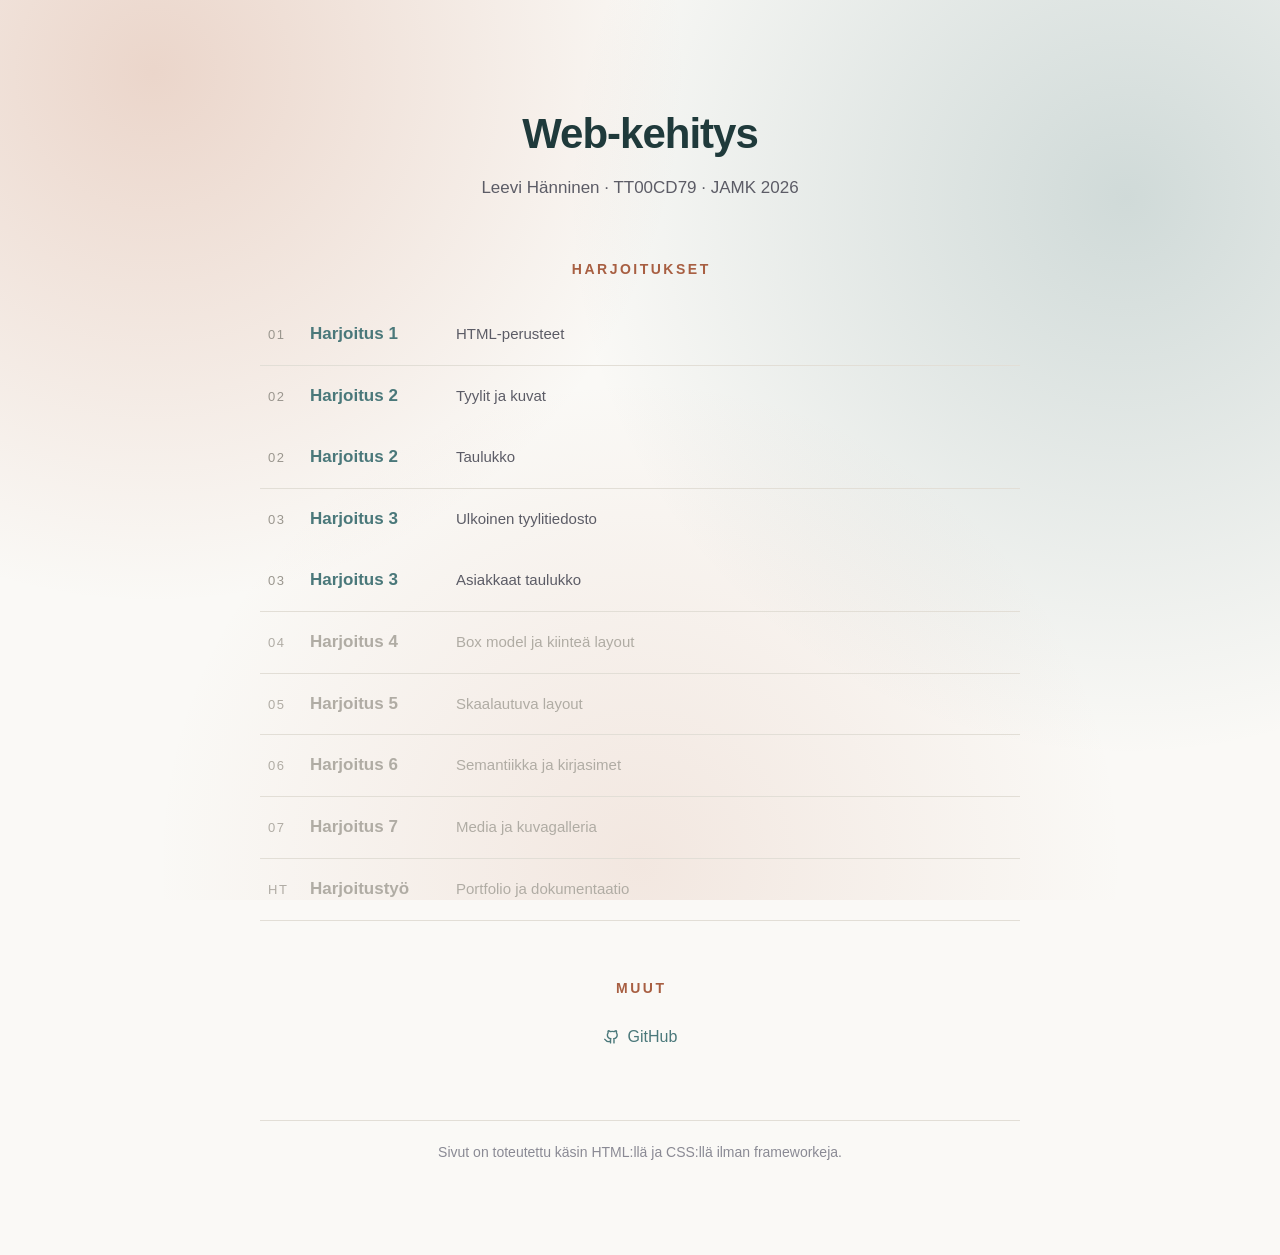
<file: index.html>
<!DOCTYPE html>
<html lang="fi">
<head>
    <meta charset="UTF-8">
    <meta name="viewport" content="width=device-width, initial-scale=1.0">
    <title>Web-kehitys — Leevi Hänninen</title>
    <meta name="description" content="Leevi Hännisen harjoitustyöt JAMKin Web-kehitys -opintojaksolta (TT00CD79).">
    <meta name="author" content="Leevi Hänninen">

    <style>
        html {
            margin: 0;
        }

        body {
            margin: 0;
            text-align: center;

            background-color: #faf9f6;
            background-image:
                radial-gradient(circle at 12% 8%,  rgba(196, 122, 90, 0.28), transparent 38%),
                radial-gradient(circle at 88% 22%, rgba(74, 120, 122, 0.24), transparent 42%),
                radial-gradient(circle at 50% 96%, rgba(196, 122, 90, 0.14), transparent 45%);
            background-attachment: fixed;

            font-family: "Helvetica Neue", Arial, sans-serif;
            color: #1c1c22;
            line-height: 1.7;
        }

        main {
            max-width: 760px;
            margin: auto;
            padding: 70px 24px 90px;
        }

        h1 {
            color: #1f3a3b;
            text-align: center;
            font-size: 42px;
            letter-spacing: -1px;
            margin-bottom: 4px;
        }

        .alaotsikko {
            color: #5c5c66;
            font-size: 17px;
            margin-top: 0;
            margin-bottom: 46px;
        }

        h2 {
            color: #a85f42;
            text-align: center;
            font-size: 14px;
            text-transform: uppercase;
            letter-spacing: 2.5px;
            text-indent: 2.5px;
            margin-top: 56px;
            margin-bottom: 22px;
        }

        .harjoitukset {
            list-style: none;
            padding: 0;
            margin: 0;
            text-align: left;
        }

        .harjoitukset li {
            border-bottom: 1px solid #e2ded6;
        }

        .rivi {
            display: flex;
            align-items: baseline;
            gap: 16px;
            padding: 16px 8px;
        }

        .numero {
            font-size: 13px;
            letter-spacing: 1.5px;
            color: #9a968e;
            min-width: 26px;
        }

        .nimi {
            font-weight: 700;
            font-size: 17px;
            min-width: 130px;
        }

        .aihe {
            color: #5c5c66;
            font-size: 15px;
        }

        .tulossa {
            color: #b0aca4;
        }

        .nykyinen {
            color: #a85f42;
            text-decoration: underline;
        }

        .tulossa .nimi,
        .tulossa .aihe,
        .tulossa .numero {
            color: #b0aca4;
        }

        a:link    { color: #4a787a; text-decoration: none; }
        a:visited { color: #4a787a; }
        a:hover   { color: #a85f42; text-decoration: underline; }
        a:active  { color: #a85f42; }

        .lisalinkit {
            list-style: none;
            padding: 0;
            font-size: 16px;
        }

        .lisalinkit li {
            margin-bottom: 8px;
        }

        .ikoni {
            width: 17px;
            height: 17px;
            vertical-align: -3px;
            margin-right: 8px;
        }

        footer {
            margin-top: 70px;
            padding-top: 20px;
            border-top: 1px solid #e2ded6;
            font-size: 14px;
            color: #8a8a94;
        }

        @media (max-width: 600px) {
            h1 {
                font-size: 30px;
            }

            main {
                padding: 40px 20px 60px;
            }

            .rivi {
                display: block;
                padding: 14px 4px;
            }

            .numero {
                display: inline;
                margin-right: 10px;
            }

            .nimi {
                display: inline;
            }

            .aihe {
                display: block;
            }
        }
    </style>
</head>

<body>
    <main>

        <h1>Web-kehitys</h1>
        <p class="alaotsikko">Leevi Hänninen · TT00CD79 · JAMK 2026</p>

        <h2>Harjoitukset</h2>

        <ul class="harjoitukset">
            <li>
                <a class="rivi" href="harjoituksiin/harj1/">
                    <span class="numero">01</span>
                    <span class="nimi">Harjoitus 1</span>
                    <span class="aihe">HTML-perusteet</span>
                </a>
            </li>
            <li>
                <a class="rivi" href="harjoituksiin/harj2/">
                    <span class="numero">02</span>
                    <span class="nimi">Harjoitus 2</span>
                    <span class="aihe">Tyylit ja kuvat</span>
                </a>
                <a class="rivi" href="harjoituksiin/harj2/taulukko.html">
                    <span class="numero">02</span>
                    <span class="nimi">Harjoitus 2</span>
                    <span class="aihe">Taulukko</span>
                </a>
            </li>
            </li>
            <li>
                <a class="rivi" href="harjoituksiin/harj3/">
                    <span class="numero">03</span>
                    <span class="nimi">Harjoitus 3</span>
                    <span class="aihe">Ulkoinen tyylitiedosto</span>
                </a>
                <a class="rivi" href="harjoituksiin/harj3/asiakkaat_taulukko.html">
                    <span class="numero">03</span>
                    <span class="nimi">Harjoitus 3</span>
                    <span class="aihe">Asiakkaat taulukko</span>
                </a>
            </li>
            <li>
                <span class="rivi tulossa">
                    <span class="numero">04</span>
                    <span class="nimi">Harjoitus 4</span>
                    <span class="aihe">Box model ja kiinteä layout</span>
                </span>
            </li>
            <li>
                <span class="rivi tulossa">
                    <span class="numero">05</span>
                    <span class="nimi">Harjoitus 5</span>
                    <span class="aihe">Skaalautuva layout</span>
                </span>
            </li>
            <li>
                <span class="rivi tulossa">
                    <span class="numero">06</span>
                    <span class="nimi">Harjoitus 6</span>
                    <span class="aihe">Semantiikka ja kirjasimet</span>
                </span>
            </li>
            <li>
                <span class="rivi tulossa">
                    <span class="numero">07</span>
                    <span class="nimi">Harjoitus 7</span>
                    <span class="aihe">Media ja kuvagalleria</span>
                </span>
            </li>
            <li>
                <span class="rivi tulossa">
                    <span class="numero">HT</span>
                    <span class="nimi">Harjoitustyö</span>
                    <span class="aihe">Portfolio ja dokumentaatio</span>
                </span>
            </li>
        </ul>

        <h2>Muut</h2>

        <ul class="lisalinkit">
            <li>
                <a href="https://github.com/Lorzweq">
                    <svg class="ikoni" viewBox="0 0 24 24" fill="none" stroke="currentColor"
                         stroke-width="2" stroke-linecap="round" stroke-linejoin="round" aria-hidden="true">
                        <path d="M9 19c-4.5 1.5-4.5-2.5-6.5-3"/>
                        <path d="M15.5 21v-3.6c0-1 .3-1.7-.4-2.3 2.4-.3 4.9-1.2 4.9-5.3a4.1 4.1 0 0 0-1.1-2.9 3.8 3.8 0 0 0-.1-2.9s-.9-.3-3 1.1a10.3 10.3 0 0 0-5.4 0C8.3 3.7 7.4 4 7.4 4a3.8 3.8 0 0 0-.1 2.9A4.1 4.1 0 0 0 6.2 9.8c0 4.1 2.5 5 4.9 5.3-.4.4-.5.8-.5 1.4V21"/>
                    </svg>GitHub
                </a>
            </li>
        </ul>

        <footer>
            Sivut on toteutettu käsin HTML:llä ja CSS:llä ilman frameworkeja.
        </footer>

    </main>
</body>
</html>
</file>
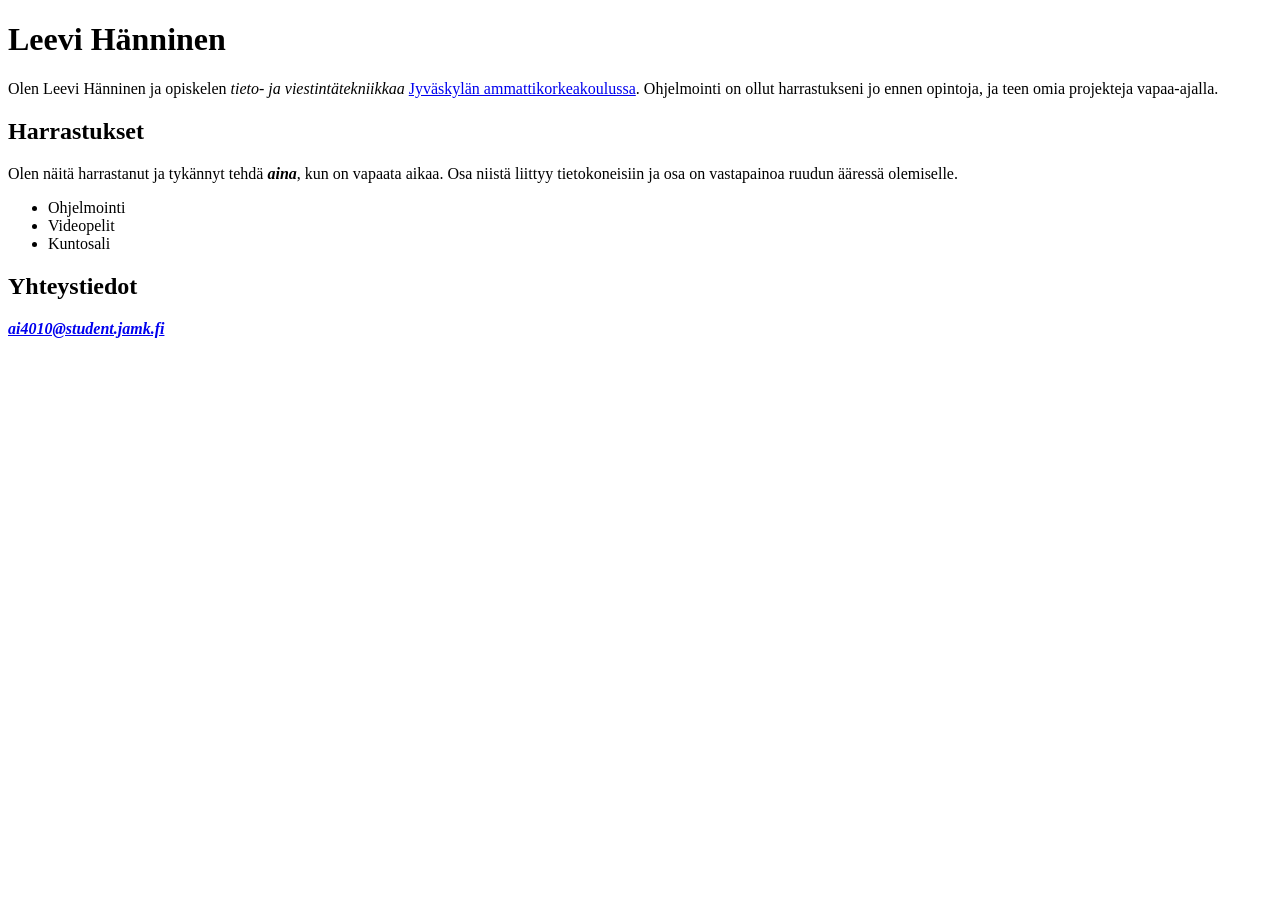
<file: harjoituksiin/harj1/index.html>
<!DOCTYPE html>
<html lang="fi">
<head>
    <meta charset="UTF-8">
    <meta name="viewport" content="width=device-width, initial-scale=1.0">
    <title>Leevi Hänninen</title>
</head>
<body>

    <h1>Leevi Hänninen</h1>

    <p>
        Olen Leevi Hänninen ja opiskelen <em>tieto- ja viestintätekniikkaa</em>
        <a href="https://www.jamk.fi">Jyväskylän ammattikorkeakoulussa</a>.
        Ohjelmointi on ollut harrastukseni jo ennen opintoja, ja teen omia
        projekteja vapaa-ajalla.
    </p>

    <h2>Harrastukset</h2>

    <p>
        Olen näitä harrastanut ja tykännyt tehdä <i><strong>aina</strong></i>,
        kun on vapaata aikaa. Osa niistä liittyy tietokoneisiin ja osa on
        vastapainoa ruudun ääressä olemiselle.
    </p>

    <ul>
        <li>Ohjelmointi</li>
        <li>Videopelit</li>
        <li>Kuntosali</li>
    </ul>

    <h2>Yhteystiedot</h2>

        <address>
            <a href="mailto:ai4010@student.jamk.fi">
                <strong>ai4010@student.jamk.fi</strong>
            </a>
        </address>

</body>
</html>
</file>
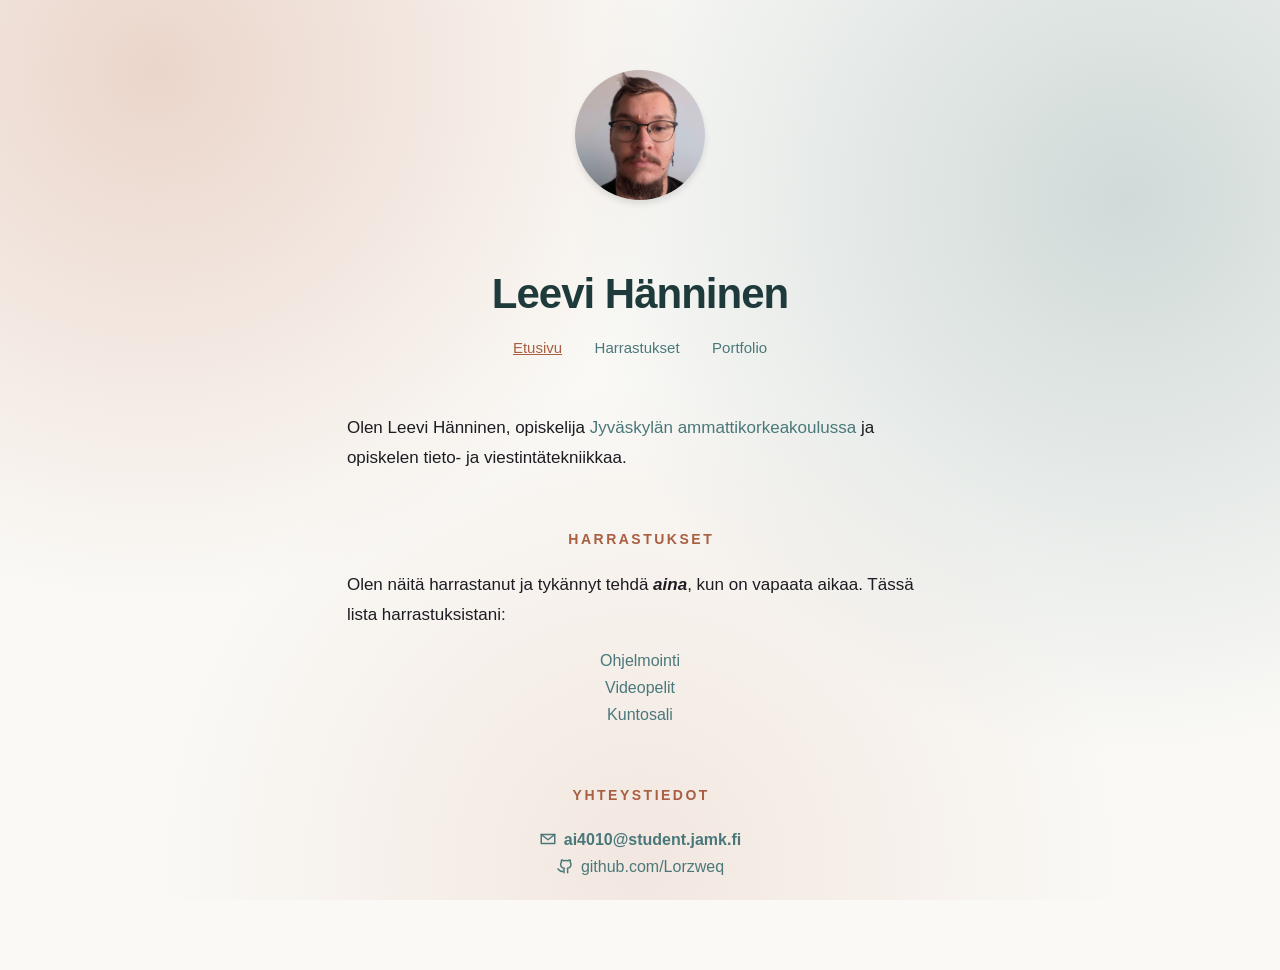
<file: harjoituksiin/harj2/index.html>
<!DOCTYPE html>
<html lang="fi">
<head>
    <meta charset="UTF-8">
    <meta name="viewport" content="width=device-width, initial-scale=1.0">
    <title>Leevi Hänninen</title>

    <style>
        html {
            margin: 0;
        }

        body {
            margin: 0;
            text-align: center;

            background-color: #faf9f6;
            background-image:
                radial-gradient(circle at 12% 8%,  rgba(196, 122, 90, 0.28), transparent 38%),
                radial-gradient(circle at 88% 22%, rgba(74, 120, 122, 0.24), transparent 42%),
                radial-gradient(circle at 50% 96%, rgba(196, 122, 90, 0.14), transparent 45%);
            background-attachment: fixed;

            font-family: "Helvetica Neue", Arial, sans-serif;
            color: #1c1c22;
            line-height: 1.7;
        }

        main {
            max-width: 760px;
            margin: auto;
            padding: 70px 24px 90px;
        }

        h1 {
            color: #1f3a3b;
            text-align: center;
            font-size: 42px;
            letter-spacing: -1px;
            margin-bottom: 4px;
        }

        h2 {
            color: #a85f42;
            text-align: center;
            font-size: 14px;
            text-transform: uppercase;
            letter-spacing: 2.5px;
            text-indent: 2.5px;
            margin-top: 56px;
            margin-bottom: 18px;
        }

        p {
            text-align: left;
            max-width: 62ch;
            margin-left: auto;
            margin-right: auto;
            font-size: 17px;
            line-height: 1.75;
        }

        img {
            max-width: 100%;
            height: auto;
        }

        .kasvokuva {
            width: 130px;
            height: 130px;
            border-radius: 50%;
            object-fit: cover;
            margin-bottom: 22px;
            box-shadow: 0 4px 6px rgba(0, 0, 0, 0.1);
        }

        nav {
            margin-bottom: 52px;
        }

        nav a {
            display: inline-block;
            margin: 0 14px;
            font-size: 15px;
        }

        .nykyinen {
            color: #a85f42;
            text-decoration: underline;
        }

        a:link    { color: #4a787a; text-decoration: none; }
        a:visited { color: #4a787a; }
        a:hover   { color: #a85f42; text-decoration: underline; }
        a:active  { color: #a85f42; }

        /* Valikon nykyinen sivu erottuu muista */
        nav a.nykyinen {
            color: #a85f42;
            text-decoration: underline;
        }

        .harrastukset {
            list-style-type: none;
            padding-left: 0;
        }

        .harrastukset a {
            text-decoration: none;
        }

        .ikoni {
            width: 18px;
            height: 18px;
            vertical-align: -3px;
            margin-right: 7px;
        }

        address {
            font-style: normal;
            text-align: center;
        }

        @media (max-width: 600px) {
            h1 {
                font-size: 30px;
            }

            main {
                padding: 40px 20px 60px;
            }

            nav a {
                display: block;
                margin: 10px 0;
            }
        }
    </style>
</head>

<body>
    <main>

        <img class="kasvokuva" src="images/leevi.jpg" alt="Leevi Hänninen">

        <h1>Leevi Hänninen</h1>

        <nav>
            <a class="nykyinen" href="index.html">Etusivu</a>
            <a href="harrastukset.html">Harrastukset</a>
            <a href="portfolio.html">Portfolio</a>
        </nav>

        <p>
            Olen Leevi Hänninen, opiskelija
            <a href="https://www.jamk.fi">Jyväskylän ammattikorkeakoulussa</a>
            ja opiskelen tieto- ja viestintätekniikkaa.
        </p>

        <h2>Harrastukset</h2>

        <p>
            Olen näitä harrastanut ja tykännyt tehdä <i><strong>aina</strong></i>,
            kun on vapaata aikaa. Tässä lista harrastuksistani:
        </p>

        <ul class="harrastukset">
            <li><a href="harrastukset.html#ohjelmointi">Ohjelmointi</a></li>
            <li><a href="harrastukset.html#videopelit">Videopelit</a></li>
            <li><a href="harrastukset.html#kuntosali">Kuntosali</a></li>
        </ul>

        <h2>Yhteystiedot</h2>

        <address>
            <a href="mailto:ai4010@student.jamk.fi">
                <svg class="ikoni" viewBox="0 0 24 24" fill="none" stroke="currentColor"
                     stroke-width="2" stroke-linecap="round" stroke-linejoin="round" aria-hidden="true">
                    <path d="M3 6h18v12H3z"/>
                    <path d="M3 6l9 7 9-7"/>
                </svg><strong>ai4010@student.jamk.fi</strong>
            </a><br>
            <a href="https://github.com/Lorzweq">
                <svg class="ikoni" viewBox="0 0 24 24" fill="none" stroke="currentColor"
                     stroke-width="2" stroke-linecap="round" stroke-linejoin="round" aria-hidden="true">
                    <path d="M9 19c-4.5 1.5-4.5-2.5-6.5-3"/>
                    <path d="M15.5 21v-3.6c0-1 .3-1.7-.4-2.3 2.4-.3 4.9-1.2 4.9-5.3a4.1 4.1 0 0 0-1.1-2.9 3.8 3.8 0 0 0-.1-2.9s-.9-.3-3 1.1a10.3 10.3 0 0 0-5.4 0C8.3 3.7 7.4 4 7.4 4a3.8 3.8 0 0 0-.1 2.9A4.1 4.1 0 0 0 6.2 9.8c0 4.1 2.5 5 4.9 5.3-.4.4-.5.8-.5 1.4V21"/>
                </svg>github.com/Lorzweq
            </a>
        </address>

    </main>
</body>
</html>
</file>
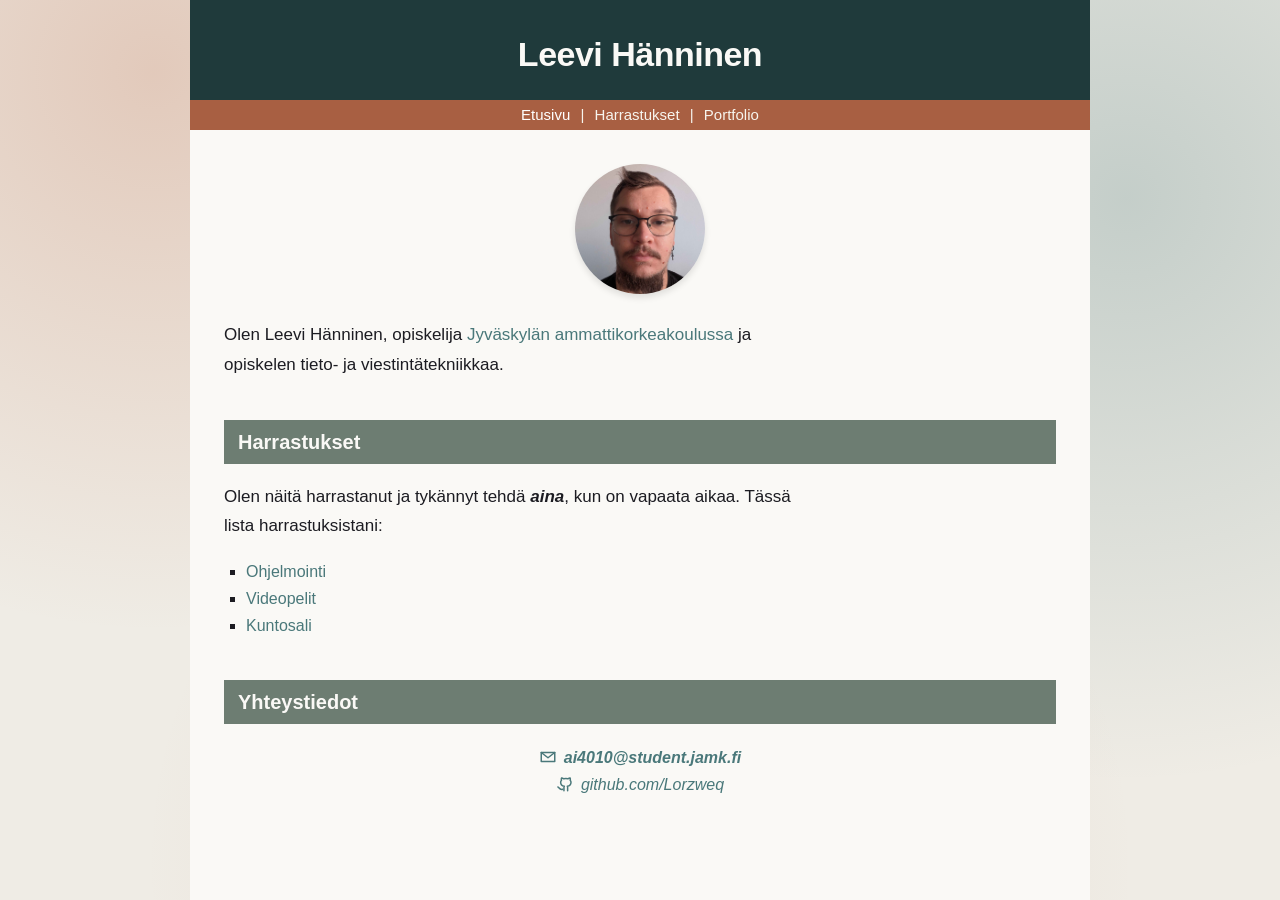
<file: harjoituksiin/harj3/index.html>
<!DOCTYPE html>
<html lang="fi">
<head>
    <meta charset="UTF-8">
    <meta name="viewport" content="width=device-width, initial-scale=1.0">
    <title>Leevi Hänninen</title>

    <link rel="stylesheet" href="styles/styles.css">
</head>

<body>

    <header id="banner">
        <h1>Leevi Hänninen</h1>
    </header>

    <nav class="nav">
        <a class="nykyinen" href="index.html">Etusivu</a>
        <a href="harrastukset.html">Harrastukset</a>
        <a href="portfolio.html">Portfolio</a>
    </nav>

    <main>

        <img class="kasvokuva" src="images/leevi.jpg" alt="Leevi Hänninen">



        <p>
            Olen Leevi Hänninen, opiskelija
            <a href="https://www.jamk.fi">Jyväskylän ammattikorkeakoulussa</a>
            ja opiskelen tieto- ja viestintätekniikkaa.
        </p>

        <h2>Harrastukset</h2>

        <p>
            Olen näitä harrastanut ja tykännyt tehdä <i><strong>aina</strong></i>,
            kun on vapaata aikaa. Tässä lista harrastuksistani:
        </p>

        <ul class="harrastukset">
            <li><a href="harrastukset.html#ohjelmointi">Ohjelmointi</a></li>
            <li><a href="harrastukset.html#videopelit">Videopelit</a></li>
            <li><a href="harrastukset.html#kuntosali">Kuntosali</a></li>
        </ul>

        <h2>Yhteystiedot</h2>

        <address>
            <a href="mailto:ai4010@student.jamk.fi">
                <svg class="ikoni" viewBox="0 0 24 24" fill="none" stroke="currentColor"
                     stroke-width="2" stroke-linecap="round" stroke-linejoin="round" aria-hidden="true">
                    <path d="M3 6h18v12H3z"/>
                    <path d="M3 6l9 7 9-7"/>
                </svg><strong>ai4010@student.jamk.fi</strong>
            </a><br>
            <a href="https://github.com/Lorzweq">
                <svg class="ikoni" viewBox="0 0 24 24" fill="none" stroke="currentColor"
                     stroke-width="2" stroke-linecap="round" stroke-linejoin="round" aria-hidden="true">
                    <path d="M9 19c-4.5 1.5-4.5-2.5-6.5-3"/>
                    <path d="M15.5 21v-3.6c0-1 .3-1.7-.4-2.3 2.4-.3 4.9-1.2 4.9-5.3a4.1 4.1 0 0 0-1.1-2.9 3.8 3.8 0 0 0-.1-2.9s-.9-.3-3 1.1a10.3 10.3 0 0 0-5.4 0C8.3 3.7 7.4 4 7.4 4a3.8 3.8 0 0 0-.1 2.9A4.1 4.1 0 0 0 6.2 9.8c0 4.1 2.5 5 4.9 5.3-.4.4-.5.8-.5 1.4V21"/>
                </svg>github.com/Lorzweq
            </a>
        </address>

    </main>
</body>
</html>
</file>
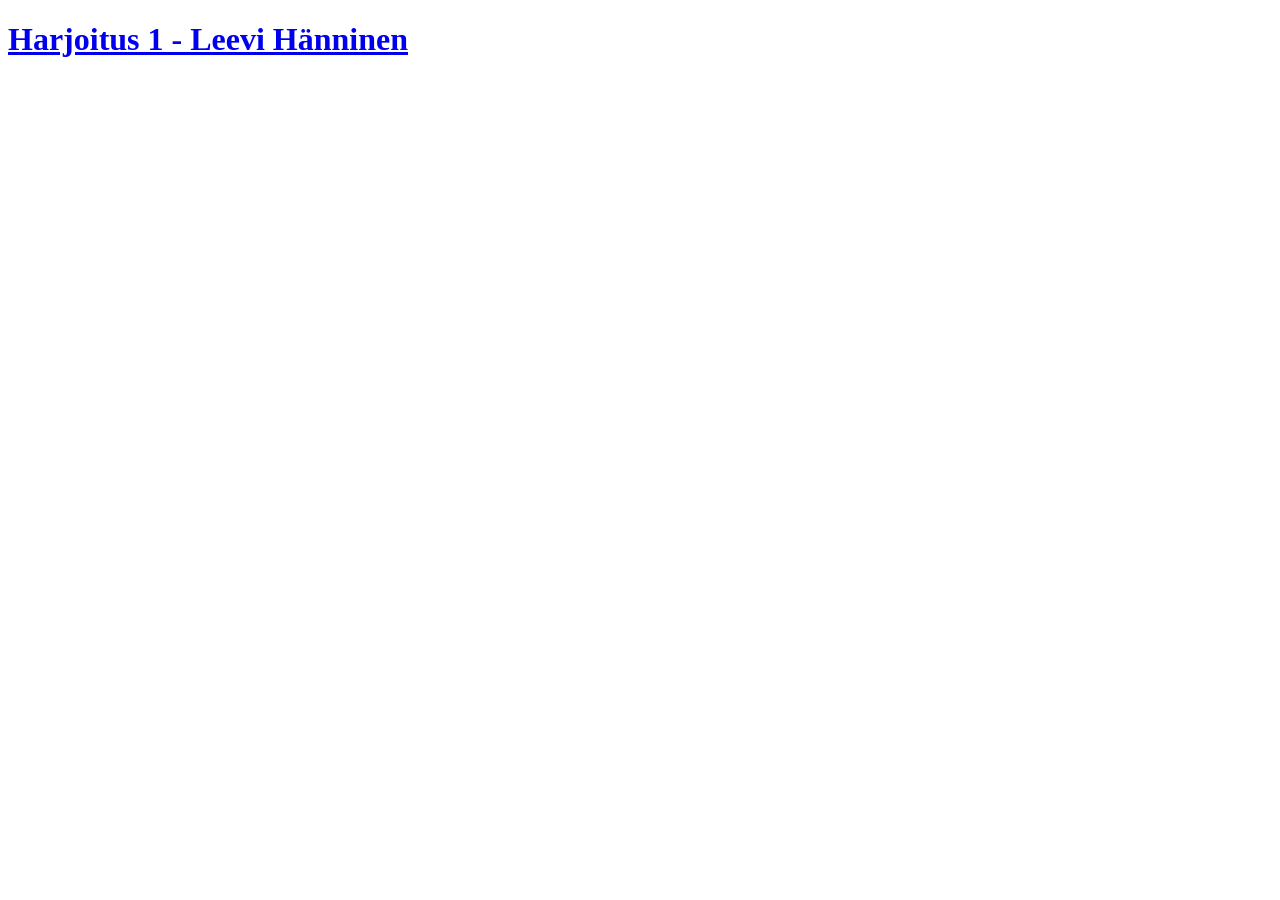
<file: harjoituksiin/harj1/harjoitus1.html>
<!DOCTYPE html>
<html lang="fi">
<head>
    <meta charset="UTF-8">
    <meta name="viewport" content="width=device-width, initial-scale=1.0">
    <title>Harjoitus 1 - Leevi Hänninen</title>
</head>
<body>

    <h1>
        <a href="https://lorzweq.dev/nettisivut/harjoituksiin/harj1/" target="_blank">
            Harjoitus 1 - Leevi Hänninen
        </a>
    </h1>

</body>
</html>
</file>
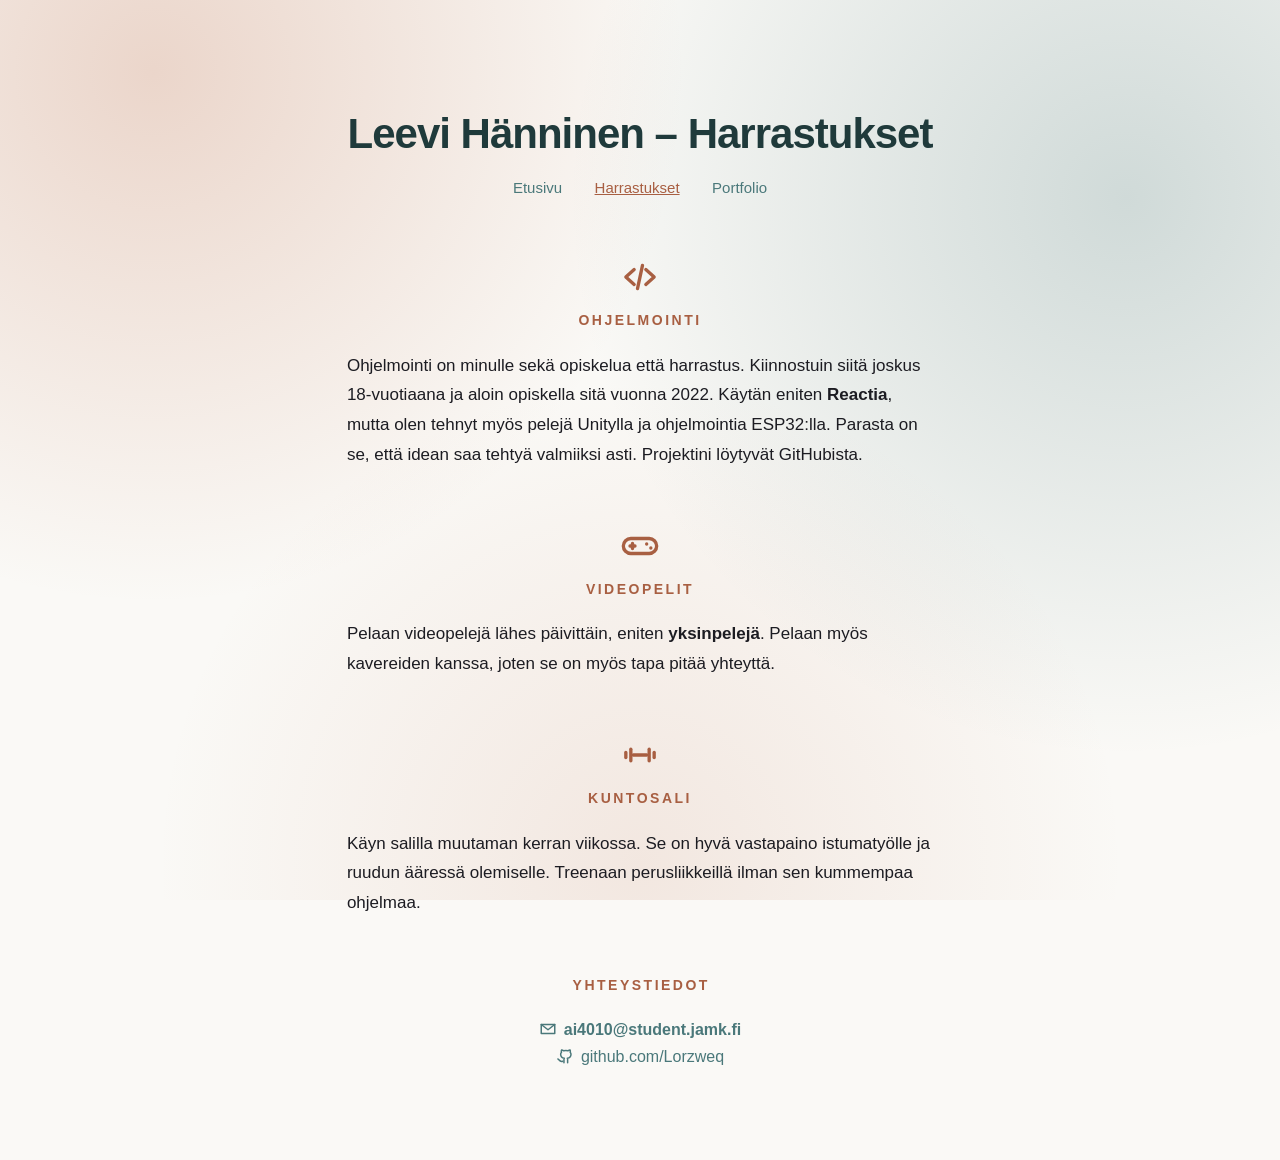
<file: harjoituksiin/harj2/harrastukset.html>
<!DOCTYPE html>
<html lang="fi">
    <head>
        <meta charset="UTF-8">
        <meta name="viewport" content="width=device-width, initial-scale=1.0">
        <title>Harrastukset — Leevi Hänninen</title>
        
        <style>
        html {
            margin: 0;
        }

        body {
            margin: 0;
            text-align: center;

            background-color: #faf9f6;
            background-image:
                radial-gradient(circle at 12% 8%,  rgba(196, 122, 90, 0.28), transparent 38%),
                radial-gradient(circle at 88% 22%, rgba(74, 120, 122, 0.24), transparent 42%),
                radial-gradient(circle at 50% 96%, rgba(196, 122, 90, 0.14), transparent 45%);
            background-attachment: fixed;

            font-family: "Helvetica Neue", Arial, sans-serif;
            color: #1c1c22;
            line-height: 1.7;
        }

        main {
            max-width: 760px;
            margin: auto;
            padding: 70px 24px 90px;
        }

        h1 {
            color: #1f3a3b;
            text-align: center;
            font-size: 42px;
            letter-spacing: -1px;
            margin-bottom: 4px;
        }

        h2 {
            color: #a85f42;
            text-align: center;
            font-size: 14px;
            text-transform: uppercase;
            letter-spacing: 2.5px;
            text-indent: 2.5px;
            margin-top: 56px;
            margin-bottom: 18px;
        }

        p {
            text-align: left;
            max-width: 62ch;
            margin-left: auto;
            margin-right: auto;
            font-size: 17px;
            line-height: 1.75;
        }

        img {
            max-width: 100%;
            height: auto;
        }

        .kasvokuva {
            width: 130px;
            height: 130px;
            border-radius: 50%;
            object-fit: cover;
            margin-bottom: 22px;
            
        }

        nav {
            margin-bottom: 52px;
        }

        nav a {
            display: inline-block;
            margin: 0 14px;
            font-size: 15px;
        }

        .nykyinen {
            color: #a85f42;
            text-decoration: underline;
        }

        a:link    { color: #4a787a; text-decoration: none; }
        a:visited { color: #4a787a; }
        a:hover   { color: #a85f42; text-decoration: underline; }
        a:active  { color: #a85f42; }

        /* Valikon nykyinen sivu erottuu muista */
        nav a.nykyinen {
            color: #a85f42;
            text-decoration: underline;
        }

        .harrastukset {
            list-style-type: none;
            padding-left: 0;
        }

        .harrastukset a {
            text-decoration: none;
        }

        .ikoni {
            width: 18px;
            height: 18px;
            vertical-align: -3px;
            margin-right: 7px;
        }

        address {
            font-style: normal;
            text-align: center;
        }

        h2 .osioikoni {
            display: block;
            width: 40px;
            height: 40px;
            margin: 0 auto 12px;
            text-indent: 0;
        } 
        @media (max-width: 600px) {
            h1 {
                font-size: 30px;
            }

            main {
                padding: 40px 20px 60px;
            }

            nav a {
                display: block;
                margin: 10px 0;
            }
        }
 
        
    </style>
    </head>
    <body>
    <main>
 
        <h1>Leevi Hänninen &ndash; Harrastukset</h1>
 
        <nav>
            <a href="index.html">Etusivu</a>
            <a class="nykyinen" href="harrastukset.html">Harrastukset</a>
            <a href="portfolio.html">Portfolio</a>
        </nav>
 
        <h2 id="ohjelmointi">
            <svg class="osioikoni" viewBox="0 0 24 24" fill="none" stroke="currentColor"
                 stroke-width="2" stroke-linecap="round" stroke-linejoin="round" aria-hidden="true">
                <path d="M8.5 7.5 L3.5 12 L8.5 16.5"/>
                <path d="M15.5 7.5 L20.5 12 L15.5 16.5"/>
                <path d="M13.5 5 L10.5 19"/>
            </svg>
            Ohjelmointi
        </h2>
 
        <p>
            Ohjelmointi on minulle sekä opiskelua että harrastus.
            Kiinnostuin siitä joskus 18-vuotiaana ja aloin opiskella sitä vuonna 2022.
            Käytän eniten <strong>Reactia</strong>, mutta olen tehnyt myös pelejä Unitylla ja ohjelmointia ESP32:lla.
            Parasta on se, että idean saa tehtyä valmiiksi asti. Projektini löytyvät GitHubista.
        </p>
 
        <h2 id="videopelit">
            <svg class="osioikoni" viewBox="0 0 24 24" fill="none" stroke="currentColor"
                 stroke-width="2" stroke-linecap="round" stroke-linejoin="round" aria-hidden="true">
                <rect x="2" y="7.5" width="20" height="9" rx="4.5"/>
                <path d="M6 12 h3"/>
                <path d="M7.5 10.5 v3"/>
                <path d="M16 10.8 h0.01"/>
                <path d="M18.5 13.2 h0.01"/>
            </svg>
            Videopelit
        </h2>
 
        <p>
            Pelaan videopelejä lähes päivittäin, eniten <strong>yksinpelejä</strong>.
            Pelaan myös kavereiden kanssa, joten se on myös tapa pitää
            yhteyttä.
        </p>
 
        <h2 id="kuntosali">
            <svg class="osioikoni" viewBox="0 0 24 24" fill="none" stroke="currentColor"
                 stroke-width="2" stroke-linecap="round" stroke-linejoin="round" aria-hidden="true">
                <path d="M8 12 h8"/>
                <path d="M6.5 8.5 v7"/>
                <path d="M17.5 8.5 v7"/>
                <path d="M3.5 10.5 v3"/>
                <path d="M20.5 10.5 v3"/>
            </svg>
            Kuntosali
        </h2>
 
        <p>
            Käyn salilla muutaman kerran viikossa. Se on hyvä vastapaino
            istumatyölle ja ruudun ääressä olemiselle. Treenaan perusliikkeillä
            ilman sen kummempaa ohjelmaa.
        </p>
 
        <h2>Yhteystiedot</h2>

        <address>
            <a href="mailto:ai4010@student.jamk.fi">
                <svg class="ikoni" viewBox="0 0 24 24" fill="none" stroke="currentColor"
                     stroke-width="2" stroke-linecap="round" stroke-linejoin="round" aria-hidden="true">
                    <path d="M3 6h18v12H3z"/>
                    <path d="M3 6l9 7 9-7"/>
                </svg><strong>ai4010@student.jamk.fi</strong>
            </a><br>
            <a href="https://github.com/Lorzweq">
                <svg class="ikoni" viewBox="0 0 24 24" fill="none" stroke="currentColor"
                     stroke-width="2" stroke-linecap="round" stroke-linejoin="round" aria-hidden="true">
                    <path d="M9 19c-4.5 1.5-4.5-2.5-6.5-3"/>
                    <path d="M15.5 21v-3.6c0-1 .3-1.7-.4-2.3 2.4-.3 4.9-1.2 4.9-5.3a4.1 4.1 0 0 0-1.1-2.9 3.8 3.8 0 0 0-.1-2.9s-.9-.3-3 1.1a10.3 10.3 0 0 0-5.4 0C8.3 3.7 7.4 4 7.4 4a3.8 3.8 0 0 0-.1 2.9A4.1 4.1 0 0 0 6.2 9.8c0 4.1 2.5 5 4.9 5.3-.4.4-.5.8-.5 1.4V21"/>
                </svg>github.com/Lorzweq
            </a>
        </address>

    </main>
</body>
</html>
</file>
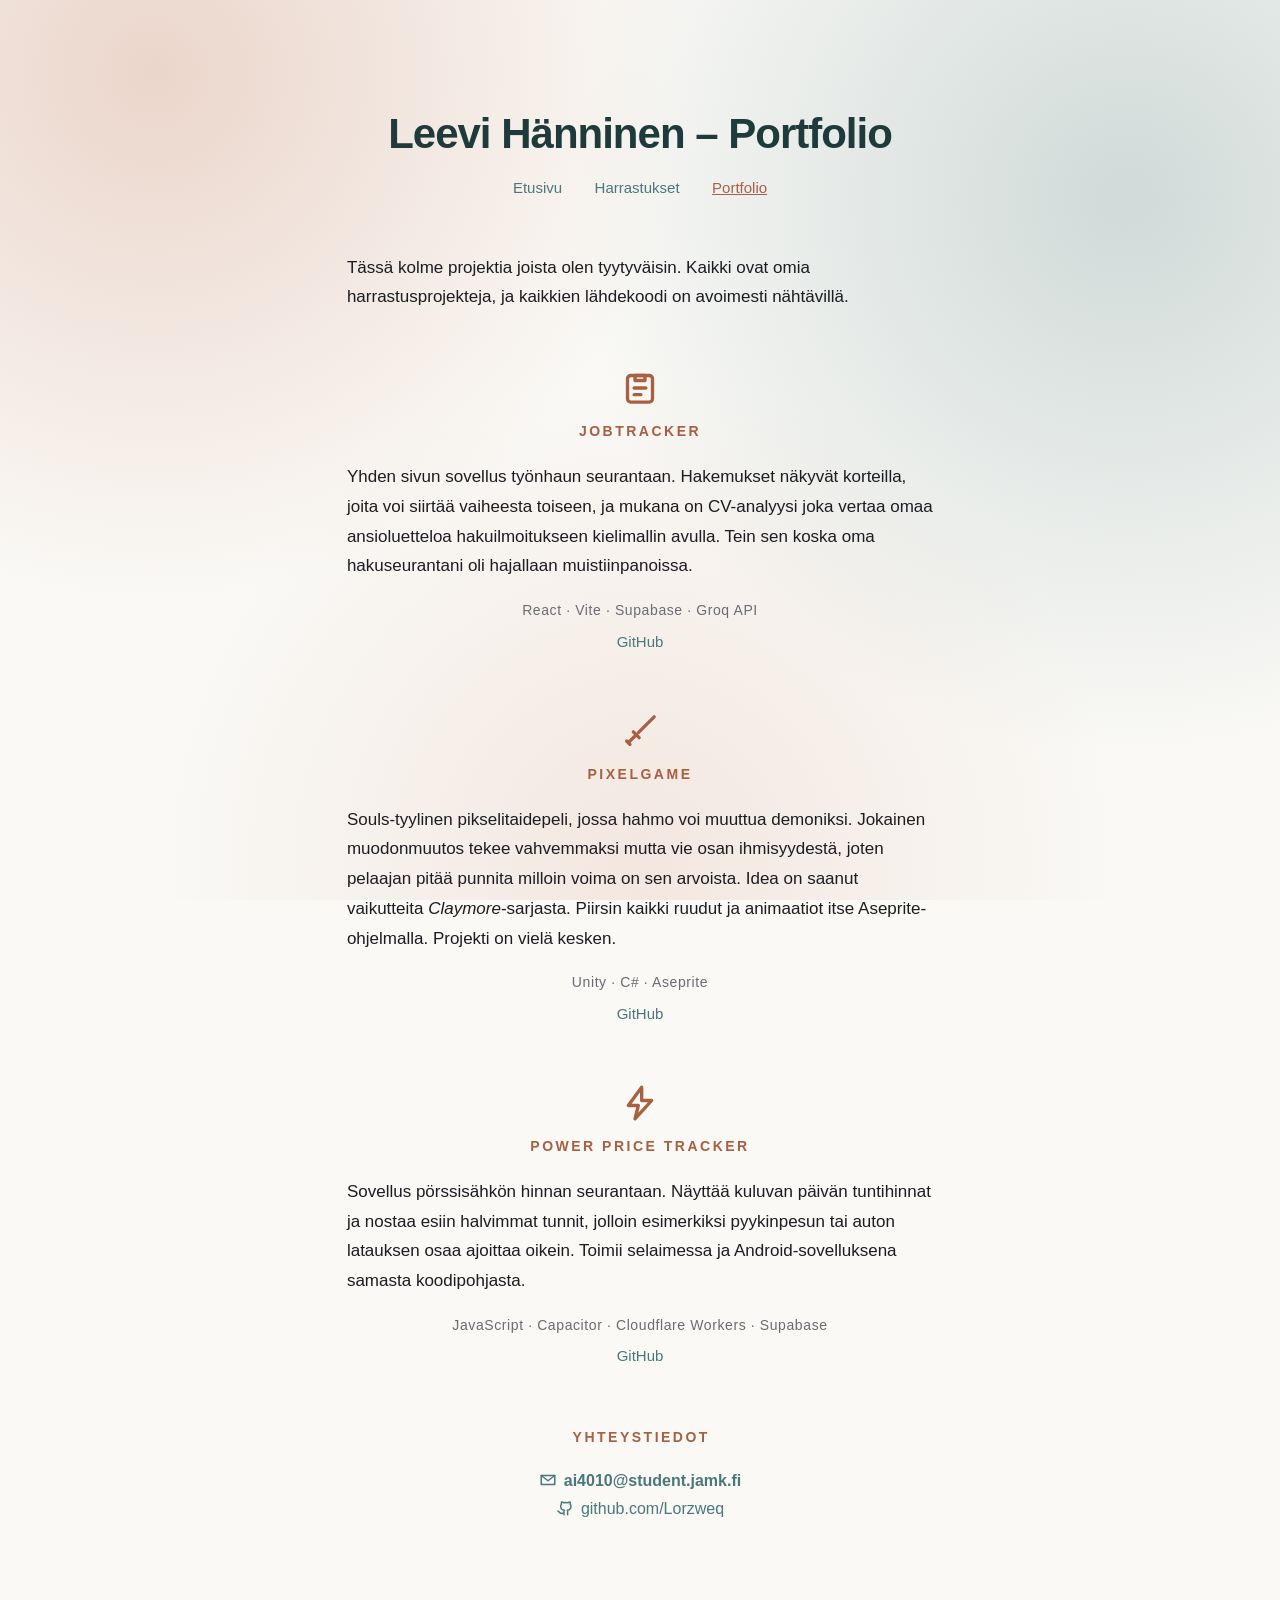
<file: harjoituksiin/harj2/portfolio.html>
<!DOCTYPE html>
<html lang="fi">
<head>
    <meta charset="UTF-8">
    <meta name="viewport" content="width=device-width, initial-scale=1.0">
    <title>Portfolio — Leevi Hänninen</title>

    <style>
        html {
            margin: 0;
        }

        body {
            margin: 0;
            text-align: center;

            background-color: #faf9f6;
            background-image:
                radial-gradient(circle at 12% 8%,  rgba(196, 122, 90, 0.28), transparent 38%),
                radial-gradient(circle at 88% 22%, rgba(74, 120, 122, 0.24), transparent 42%),
                radial-gradient(circle at 50% 96%, rgba(196, 122, 90, 0.14), transparent 45%);
            background-attachment: fixed;

            font-family: "Helvetica Neue", Arial, sans-serif;
            color: #1c1c22;
            line-height: 1.7;
        }

        main {
            max-width: 760px;
            margin: auto;
            padding: 70px 24px 90px;
        }

        h1 {
            color: #1f3a3b;
            text-align: center;
            font-size: 42px;
            letter-spacing: -1px;
            margin-bottom: 4px;
        }

        h2 {
            color: #a85f42;
            text-align: center;
            font-size: 14px;
            text-transform: uppercase;
            letter-spacing: 2.5px;
            text-indent: 2.5px;
            margin-top: 56px;
            margin-bottom: 18px;
        }

        p {
            text-align: left;
            max-width: 62ch;
            margin-left: auto;
            margin-right: auto;
            font-size: 17px;
            line-height: 1.75;
        }

        .tekniikat {
            text-align: center;
            font-size: 14px;
            letter-spacing: 0.6px;
            color: #6b6b75;
            margin-top: 10px;
            margin-bottom: 6px;
        }
        .linkit {
            text-align: center;
            font-size: 15px;
            margin-top: 0;
        }

        img {
            max-width: 100%;
            height: auto;
        }

        .kasvokuva {
            width: 130px;
            height: 130px;
            border-radius: 50%;
            object-fit: cover;
            margin-bottom: 22px;
        }

        nav {
            margin-bottom: 52px;
        }

        nav a {
            display: inline-block;
            margin: 0 14px;
            font-size: 15px;
        }

        .nykyinen {
            color: #a85f42;
            text-decoration: underline;
        }

        a:link    { color: #4a787a; text-decoration: none; }
        a:visited { color: #4a787a; }
        a:hover   { color: #a85f42; text-decoration: underline; }
        a:active  { color: #a85f42; }

        /* Valikon nykyinen sivu erottuu muista */
        nav a.nykyinen {
            color: #a85f42;
            text-decoration: underline;
        }

        .ikoni {
            width: 18px;
            height: 18px;
            vertical-align: -3px;
            margin-right: 7px;
        }

        h2 .osioikoni {
            display: block;
            width: 40px;
            height: 40px;
            margin: 0 auto 12px;
            text-indent: 0;
        }

        address {
            font-style: normal;
            text-align: center;
        }

        @media (max-width: 600px) {
            h1 {
                font-size: 30px;
            }

            main {
                padding: 40px 20px 60px;
            }

            nav a {
                display: block;
                margin: 10px 0;
            }
        }
    </style>
</head>

<body>
    <main>

        <h1>Leevi Hänninen &ndash; Portfolio</h1>

        <nav>
            <a href="index.html">Etusivu</a>
            <a href="harrastukset.html">Harrastukset</a>
            <a class="nykyinen" href="portfolio.html">Portfolio</a>
        </nav>

        <p>
            Tässä kolme projektia joista olen tyytyväisin. Kaikki ovat omia
            harrastusprojekteja, ja kaikkien lähdekoodi on avoimesti nähtävillä.
        </p>

        <h2 id="jobtracker">
            <svg class="osioikoni" viewBox="0 0 24 24" fill="none" stroke="currentColor"
                 stroke-width="2" stroke-linecap="round" stroke-linejoin="round" aria-hidden="true">
                <rect x="4.5" y="4.5" width="15" height="16" rx="2"/>
                <path d="M9 4.5 h6 v3 h-6 z"/>
                <path d="M8.5 12 h7"/>
                <path d="M8.5 16 h4"/>
            </svg>
            JobTracker
        </h2>

        <p>
            Yhden sivun sovellus työnhaun seurantaan. Hakemukset näkyvät korteilla,
            joita voi siirtää vaiheesta toiseen, ja mukana on CV-analyysi joka
            vertaa omaa ansioluetteloa hakuilmoitukseen kielimallin avulla. Tein sen
            koska oma hakuseurantani oli hajallaan muistiinpanoissa.
        </p>

        <p class="tekniikat">React · Vite · Supabase · Groq API</p>

        <p class="linkit">
            <a href="https://github.com/Lorzweq/TestiJobtracker">GitHub</a>
        </p>

        <h2 id="pixelgame">
            <svg class="osioikoni" viewBox="0 0 24 24" fill="none" stroke="currentColor"
                 stroke-width="2" stroke-linecap="round" stroke-linejoin="round" aria-hidden="true">
                <path d="M20.5 3.5 L11 13"/>
                <path d="M8 12.5 L11.5 16"/>
                <path d="M9.75 14.25 L5 19"/>
                <path d="M4 18 L6 20"/>
            </svg>
            PixelGame
        </h2>

        <p>
            Souls-tyylinen pikselitaidepeli, jossa hahmo voi muuttua demoniksi.
            Jokainen muodonmuutos tekee vahvemmaksi mutta vie osan ihmisyydestä,
            joten pelaajan pitää punnita milloin voima on sen arvoista. Idea on
            saanut vaikutteita <i>Claymore</i>-sarjasta. Piirsin kaikki ruudut ja
            animaatiot itse Aseprite-ohjelmalla. Projekti on vielä kesken.
        </p>

        <p class="tekniikat">Unity · C# · Aseprite</p>

        <p class="linkit">
            <a href="https://github.com/Lorzweq/PixelGame">GitHub</a>
        </p>

        <h2 id="powerprice">
            <svg class="osioikoni" viewBox="0 0 24 24" fill="none" stroke="currentColor"
                 stroke-width="2" stroke-linecap="round" stroke-linejoin="round" aria-hidden="true">
                <path d="M13 2.5 L5 13.5 h6 l-2 8 L19 10.5 h-6 z"/>
            </svg>
            Power Price Tracker
        </h2>

        <p>
            Sovellus pörssisähkön hinnan seurantaan. Näyttää kuluvan päivän
            tuntihinnat ja nostaa esiin halvimmat tunnit, jolloin esimerkiksi
            pyykinpesun tai auton latauksen osaa ajoittaa oikein. Toimii selaimessa
            ja Android-sovelluksena samasta koodipohjasta.
        </p>

        <p class="tekniikat">JavaScript · Capacitor · Cloudflare Workers · Supabase</p>

        <p class="linkit">
            <a href="https://github.com/Lorzweq/Power-Price-Tracker">GitHub</a>
        </p>

        <h2>Yhteystiedot</h2>

        <address>
            <a href="mailto:ai4010@student.jamk.fi">
                <svg class="ikoni" viewBox="0 0 24 24" fill="none" stroke="currentColor"
                     stroke-width="2" stroke-linecap="round" stroke-linejoin="round" aria-hidden="true">
                    <path d="M3 6h18v12H3z"/>
                    <path d="M3 6l9 7 9-7"/>
                </svg><strong>ai4010@student.jamk.fi</strong>
            </a><br>
            <a href="https://github.com/Lorzweq">
                <svg class="ikoni" viewBox="0 0 24 24" fill="none" stroke="currentColor"
                     stroke-width="2" stroke-linecap="round" stroke-linejoin="round" aria-hidden="true">
                    <path d="M9 19c-4.5 1.5-4.5-2.5-6.5-3"/>
                    <path d="M15.5 21v-3.6c0-1 .3-1.7-.4-2.3 2.4-.3 4.9-1.2 4.9-5.3a4.1 4.1 0 0 0-1.1-2.9 3.8 3.8 0 0 0-.1-2.9s-.9-.3-3 1.1a10.3 10.3 0 0 0-5.4 0C8.3 3.7 7.4 4 7.4 4a3.8 3.8 0 0 0-.1 2.9A4.1 4.1 0 0 0 6.2 9.8c0 4.1 2.5 5 4.9 5.3-.4.4-.5.8-.5 1.4V21"/>
                </svg>github.com/Lorzweq
            </a>
        </address>

    </main>
</body>
</html>
</file>
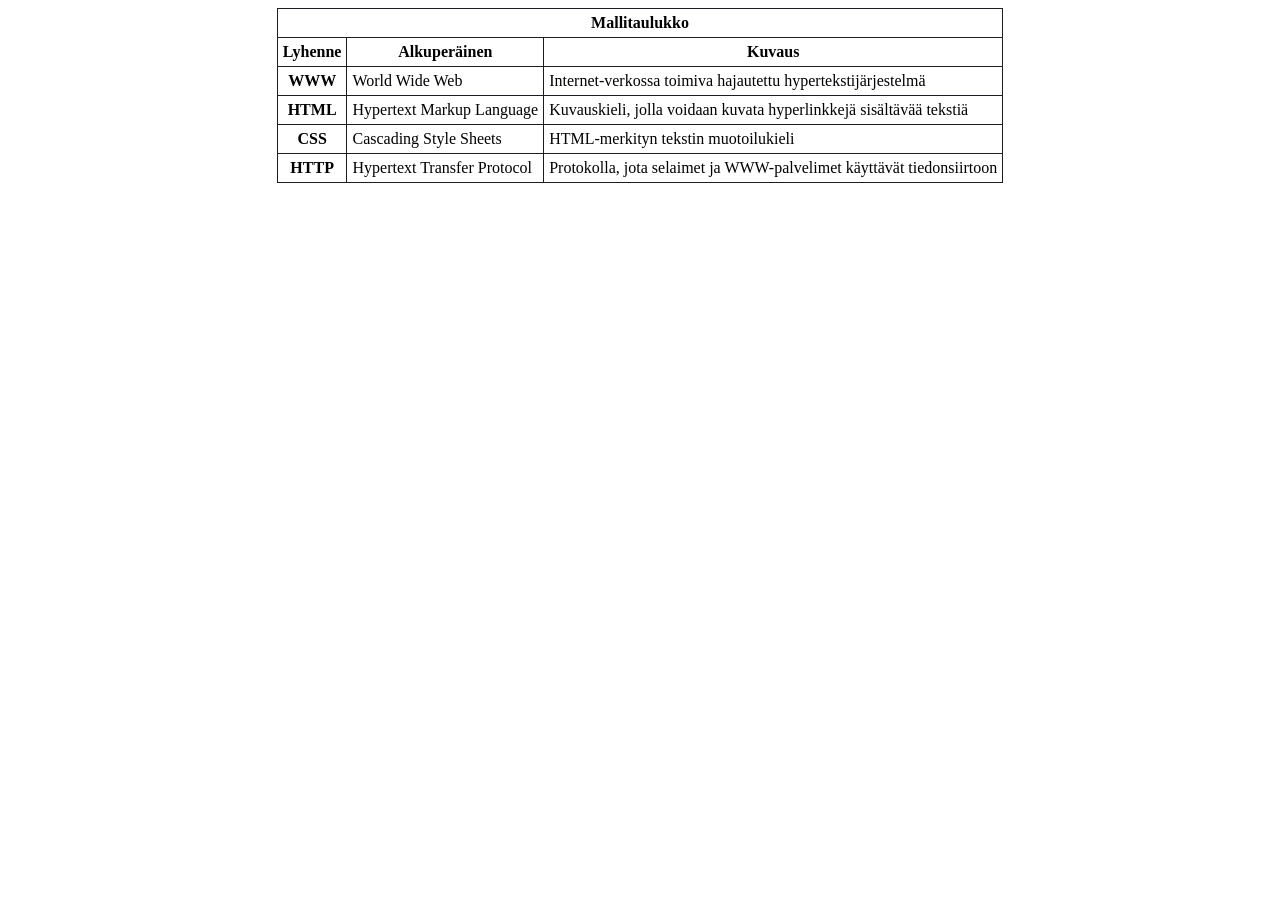
<file: harjoituksiin/harj2/taulukko.html>
<!DOCTYPE html>
<html lang="fi">
<head>
    <meta charset="UTF-8">
    <meta name="viewport" content="width=device-width, initial-scale=1.0">
    <title>Taulukko</title>
    <style>
        table {
            border-collapse: collapse;   
            margin: 0 auto;              
        }

        th, td {
            border: 1px solid #1c1c22;
            padding: 5px;
        }

        th {
            text-align: center;
        }
</style>
</head>
<body>
    <table>
        <tr>
            <th colspan="3">Mallitaulukko</th>
        </tr>
        <tr>
            <th>Lyhenne</th>
            <th>Alkuperäinen</th>
            <th>Kuvaus</th>
        </tr>
        <tr>
            <th>WWW</th>
            <td>World Wide Web</td>
            <td>Internet-verkossa toimiva hajautettu hypertekstijärjestelmä</td>
        </tr>
        <tr>
            <th>HTML</th>
            <td>Hypertext Markup Language</td>
            <td>Kuvauskieli, jolla voidaan kuvata hyperlinkkejä sisältävää tekstiä</td>
        </tr>
        <tr>
            <th>CSS</th>
            <td>Cascading Style Sheets</td>
            <td>HTML-merkityn tekstin muotoilukieli</td>
        </tr>
        <tr>
            <th>HTTP</th>
            <td>Hypertext Transfer Protocol</td>
            <td>Protokolla, jota selaimet ja WWW-palvelimet käyttävät tiedonsiirtoon</td>
        </tr>
    </table>
</body>
</html>
</file>
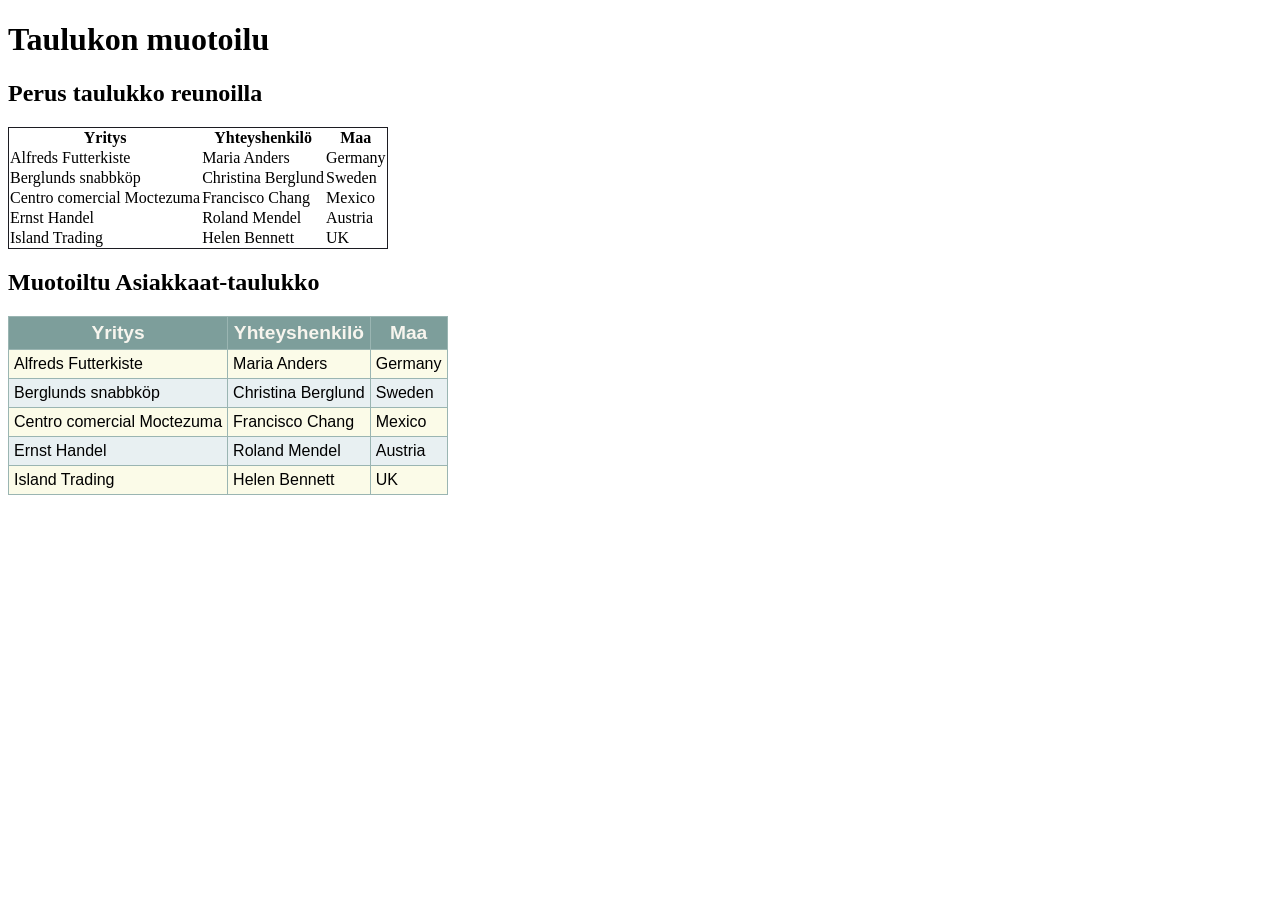
<file: harjoituksiin/harj3/asiakkaat_taulukko.html>
<!DOCTYPE html>
<html lang="fi">
<head>
    <meta charset="UTF-8">
    <meta name="viewport" content="width=device-width, initial-scale=1.0">
    <title>Asiakkaat -taulukko</title>
    <link rel="stylesheet" href="styles/styles_asiakkaat.css">
</head>
<body>

    <h1>Taulukon muotoilu</h1>

    <h2>Perus taulukko reunoilla</h2>

    <table>
        <tr>
            <th>Yritys</th>
            <th>Yhteyshenkilö</th>
            <th>Maa</th>
        </tr>
        <tr>
            <td>Alfreds Futterkiste</td>
            <td>Maria Anders</td>
            <td>Germany</td>
        </tr>
        <tr>
            <td>Berglunds snabbköp</td>
            <td>Christina Berglund</td>
            <td>Sweden</td>
        </tr>
        <tr>
            <td>Centro comercial Moctezuma</td>
            <td>Francisco Chang</td>
            <td>Mexico</td>
        </tr>
        <tr>
            <td>Ernst Handel</td>
            <td>Roland Mendel</td>
            <td>Austria</td>
        </tr>
        <tr>
            <td>Island Trading</td>
            <td>Helen Bennett</td>
            <td>UK</td>
        </tr>
    </table>

    <h2>Muotoiltu Asiakkaat-taulukko</h2>

    <table id="Asiakkaat">
        <tr>
            <th>Yritys</th>
            <th>Yhteyshenkilö</th>
            <th>Maa</th>
        </tr>
        <tr>
            <td>Alfreds Futterkiste</td>
            <td>Maria Anders</td>
            <td>Germany</td>
        </tr>
        <tr>
            <td>Berglunds snabbköp</td>
            <td>Christina Berglund</td>
            <td>Sweden</td>
        </tr>
        <tr>
            <td>Centro comercial Moctezuma</td>
            <td>Francisco Chang</td>
            <td>Mexico</td>
        </tr>
        <tr>
            <td>Ernst Handel</td>
            <td>Roland Mendel</td>
            <td>Austria</td>
        </tr>
        <tr>
            <td>Island Trading</td>
            <td>Helen Bennett</td>
            <td>UK</td>
        </tr>
    </table>

</body>
</html>
</file>
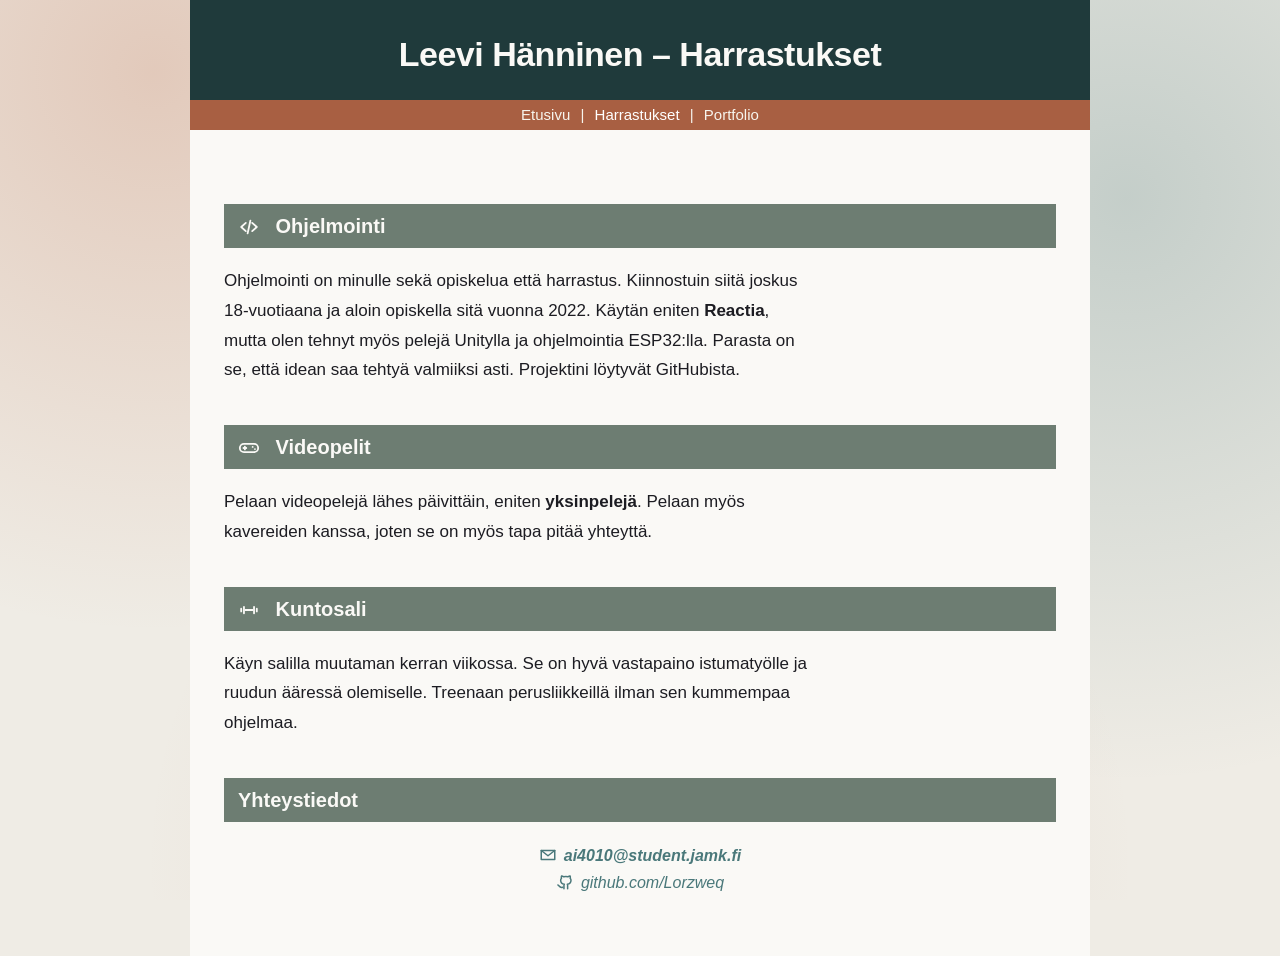
<file: harjoituksiin/harj3/harrastukset.html>
<!DOCTYPE html>
<html lang="fi">
    <head>
        <meta charset="UTF-8">
        <meta name="viewport" content="width=device-width, initial-scale=1.0">
        <title>Harrastukset — Leevi Hänninen</title>
        
    <link rel="stylesheet" href="styles/styles.css">
    </head>
    <body>

    <header id="banner">
        <h1>Leevi Hänninen &ndash; Harrastukset</h1>
    </header>

    <nav class="nav">
        <a href="index.html">Etusivu</a>
        <a class="nykyinen" href="harrastukset.html">Harrastukset</a>
        <a href="portfolio.html">Portfolio</a>
    </nav>

    <main>
 
 
 
        <h2 id="ohjelmointi">
            <svg class="osioikoni" viewBox="0 0 24 24" fill="none" stroke="currentColor"
                 stroke-width="2" stroke-linecap="round" stroke-linejoin="round" aria-hidden="true">
                <path d="M8.5 7.5 L3.5 12 L8.5 16.5"/>
                <path d="M15.5 7.5 L20.5 12 L15.5 16.5"/>
                <path d="M13.5 5 L10.5 19"/>
            </svg>
            Ohjelmointi
        </h2>
 
        <p>
            Ohjelmointi on minulle sekä opiskelua että harrastus.
            Kiinnostuin siitä joskus 18-vuotiaana ja aloin opiskella sitä vuonna 2022.
            Käytän eniten <strong>Reactia</strong>, mutta olen tehnyt myös pelejä Unitylla ja ohjelmointia ESP32:lla.
            Parasta on se, että idean saa tehtyä valmiiksi asti. Projektini löytyvät GitHubista.
        </p>
 
        <h2 id="videopelit">
            <svg class="osioikoni" viewBox="0 0 24 24" fill="none" stroke="currentColor"
                 stroke-width="2" stroke-linecap="round" stroke-linejoin="round" aria-hidden="true">
                <rect x="2" y="7.5" width="20" height="9" rx="4.5"/>
                <path d="M6 12 h3"/>
                <path d="M7.5 10.5 v3"/>
                <path d="M16 10.8 h0.01"/>
                <path d="M18.5 13.2 h0.01"/>
            </svg>
            Videopelit
        </h2>
 
        <p>
            Pelaan videopelejä lähes päivittäin, eniten <strong>yksinpelejä</strong>.
            Pelaan myös kavereiden kanssa, joten se on myös tapa pitää
            yhteyttä.
        </p>
 
        <h2 id="kuntosali">
            <svg class="osioikoni" viewBox="0 0 24 24" fill="none" stroke="currentColor"
                 stroke-width="2" stroke-linecap="round" stroke-linejoin="round" aria-hidden="true">
                <path d="M8 12 h8"/>
                <path d="M6.5 8.5 v7"/>
                <path d="M17.5 8.5 v7"/>
                <path d="M3.5 10.5 v3"/>
                <path d="M20.5 10.5 v3"/>
            </svg>
            Kuntosali
        </h2>
 
        <p>
            Käyn salilla muutaman kerran viikossa. Se on hyvä vastapaino
            istumatyölle ja ruudun ääressä olemiselle. Treenaan perusliikkeillä
            ilman sen kummempaa ohjelmaa.
        </p>
 
        <h2>Yhteystiedot</h2>

        <address>
            <a href="mailto:ai4010@student.jamk.fi">
                <svg class="ikoni" viewBox="0 0 24 24" fill="none" stroke="currentColor"
                     stroke-width="2" stroke-linecap="round" stroke-linejoin="round" aria-hidden="true">
                    <path d="M3 6h18v12H3z"/>
                    <path d="M3 6l9 7 9-7"/>
                </svg><strong>ai4010@student.jamk.fi</strong>
            </a><br>
            <a href="https://github.com/Lorzweq">
                <svg class="ikoni" viewBox="0 0 24 24" fill="none" stroke="currentColor"
                     stroke-width="2" stroke-linecap="round" stroke-linejoin="round" aria-hidden="true">
                    <path d="M9 19c-4.5 1.5-4.5-2.5-6.5-3"/>
                    <path d="M15.5 21v-3.6c0-1 .3-1.7-.4-2.3 2.4-.3 4.9-1.2 4.9-5.3a4.1 4.1 0 0 0-1.1-2.9 3.8 3.8 0 0 0-.1-2.9s-.9-.3-3 1.1a10.3 10.3 0 0 0-5.4 0C8.3 3.7 7.4 4 7.4 4a3.8 3.8 0 0 0-.1 2.9A4.1 4.1 0 0 0 6.2 9.8c0 4.1 2.5 5 4.9 5.3-.4.4-.5.8-.5 1.4V21"/>
                </svg>github.com/Lorzweq
            </a>
        </address>

    </main>
</body>
</html>
</file>
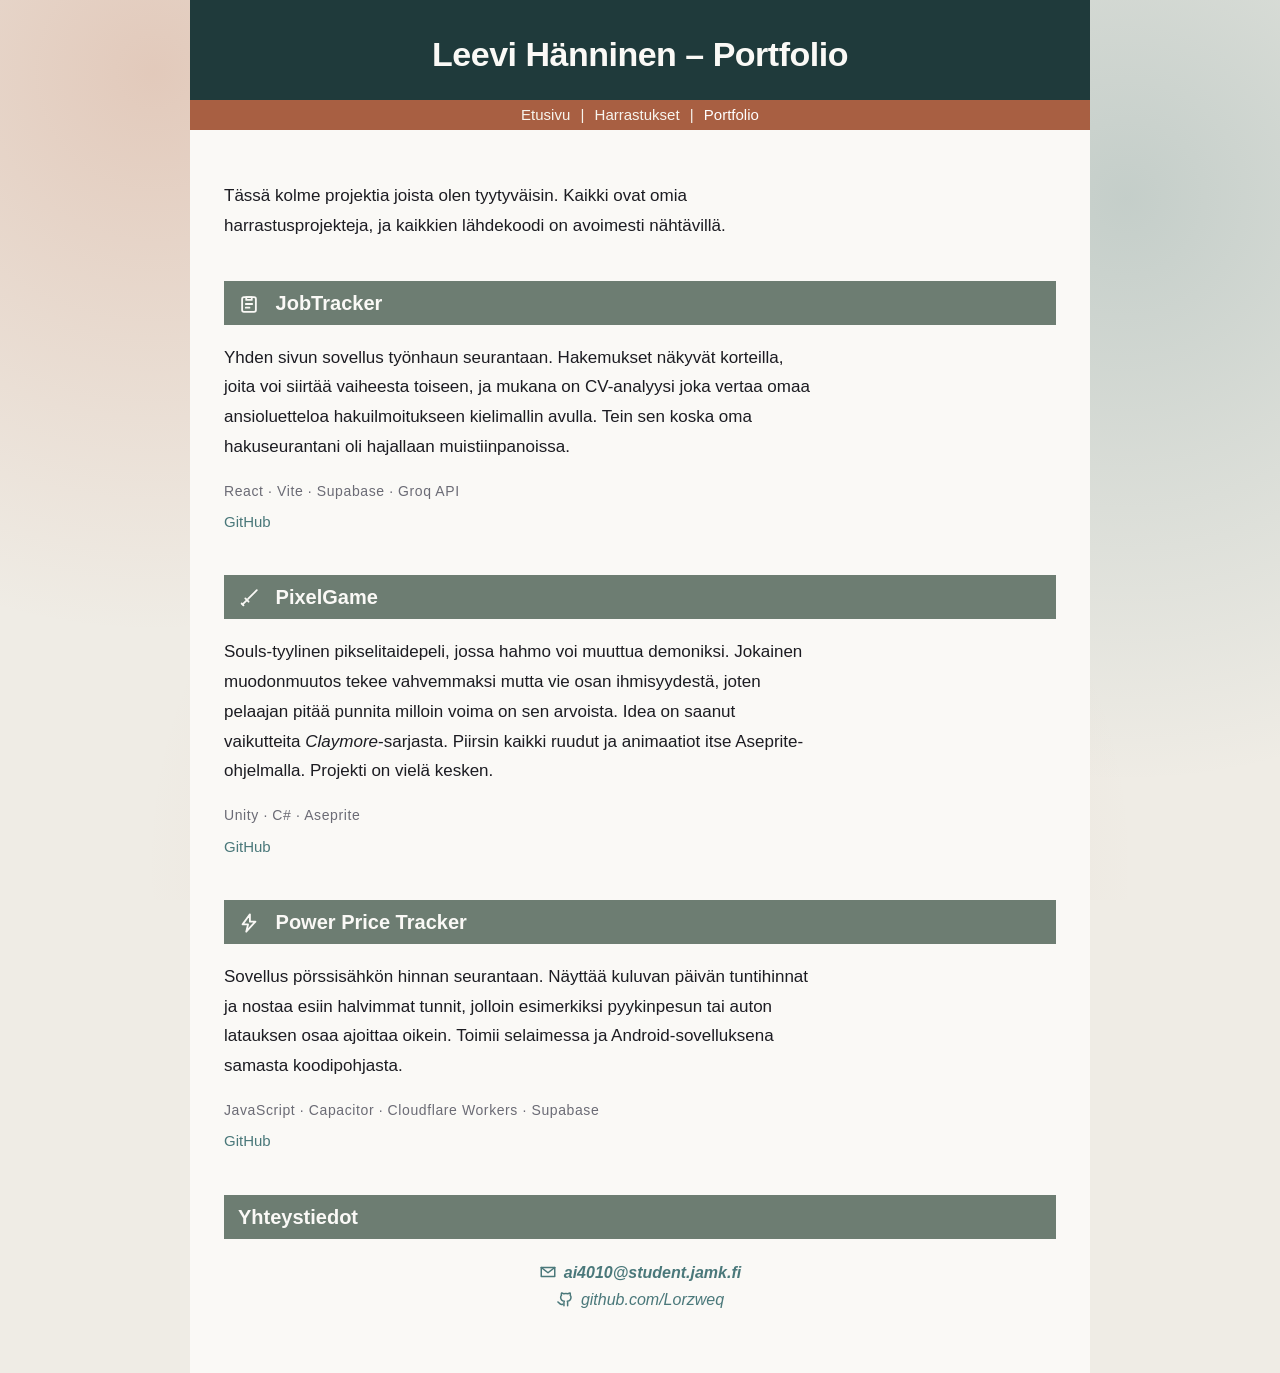
<file: harjoituksiin/harj3/portfolio.html>
<!DOCTYPE html>
<html lang="fi">
<head>
    <meta charset="UTF-8">
    <meta name="viewport" content="width=device-width, initial-scale=1.0">
    <title>Portfolio — Leevi Hänninen</title>

    <link rel="stylesheet" href="styles/styles.css">
</head>

<body>

    <header id="banner">
        <h1>Leevi Hänninen &ndash; Portfolio</h1>
    </header>

    <nav class="nav">
        <a href="index.html">Etusivu</a>
        <a href="harrastukset.html">Harrastukset</a>
        <a class="nykyinen" href="portfolio.html">Portfolio</a>
    </nav>

    <main>



        <p>
            Tässä kolme projektia joista olen tyytyväisin. Kaikki ovat omia
            harrastusprojekteja, ja kaikkien lähdekoodi on avoimesti nähtävillä.
        </p>

        <h2 id="jobtracker">
            <svg class="osioikoni" viewBox="0 0 24 24" fill="none" stroke="currentColor"
                 stroke-width="2" stroke-linecap="round" stroke-linejoin="round" aria-hidden="true">
                <rect x="4.5" y="4.5" width="15" height="16" rx="2"/>
                <path d="M9 4.5 h6 v3 h-6 z"/>
                <path d="M8.5 12 h7"/>
                <path d="M8.5 16 h4"/>
            </svg>
            JobTracker
        </h2>

        <p>
            Yhden sivun sovellus työnhaun seurantaan. Hakemukset näkyvät korteilla,
            joita voi siirtää vaiheesta toiseen, ja mukana on CV-analyysi joka
            vertaa omaa ansioluetteloa hakuilmoitukseen kielimallin avulla. Tein sen
            koska oma hakuseurantani oli hajallaan muistiinpanoissa.
        </p>

        <p class="tekniikat">React · Vite · Supabase · Groq API</p>

        <p class="linkit">
            <a href="https://github.com/Lorzweq/TestiJobtracker">GitHub</a>
        </p>

        <h2 id="pixelgame">
            <svg class="osioikoni" viewBox="0 0 24 24" fill="none" stroke="currentColor"
                 stroke-width="2" stroke-linecap="round" stroke-linejoin="round" aria-hidden="true">
                <path d="M20.5 3.5 L11 13"/>
                <path d="M8 12.5 L11.5 16"/>
                <path d="M9.75 14.25 L5 19"/>
                <path d="M4 18 L6 20"/>
            </svg>
            PixelGame
        </h2>

        <p>
            Souls-tyylinen pikselitaidepeli, jossa hahmo voi muuttua demoniksi.
            Jokainen muodonmuutos tekee vahvemmaksi mutta vie osan ihmisyydestä,
            joten pelaajan pitää punnita milloin voima on sen arvoista. Idea on
            saanut vaikutteita <i>Claymore</i>-sarjasta. Piirsin kaikki ruudut ja
            animaatiot itse Aseprite-ohjelmalla. Projekti on vielä kesken.
        </p>

        <p class="tekniikat">Unity · C# · Aseprite</p>

        <p class="linkit">
            <a href="https://github.com/Lorzweq/PixelGame">GitHub</a>
        </p>

        <h2 id="powerprice">
            <svg class="osioikoni" viewBox="0 0 24 24" fill="none" stroke="currentColor"
                 stroke-width="2" stroke-linecap="round" stroke-linejoin="round" aria-hidden="true">
                <path d="M13 2.5 L5 13.5 h6 l-2 8 L19 10.5 h-6 z"/>
            </svg>
            Power Price Tracker
        </h2>

        <p>
            Sovellus pörssisähkön hinnan seurantaan. Näyttää kuluvan päivän
            tuntihinnat ja nostaa esiin halvimmat tunnit, jolloin esimerkiksi
            pyykinpesun tai auton latauksen osaa ajoittaa oikein. Toimii selaimessa
            ja Android-sovelluksena samasta koodipohjasta.
        </p>

        <p class="tekniikat">JavaScript · Capacitor · Cloudflare Workers · Supabase</p>

        <p class="linkit">
            <a href="https://github.com/Lorzweq/Power-Price-Tracker">GitHub</a>
        </p>

        <h2>Yhteystiedot</h2>

        <address>
            <a href="mailto:ai4010@student.jamk.fi">
                <svg class="ikoni" viewBox="0 0 24 24" fill="none" stroke="currentColor"
                     stroke-width="2" stroke-linecap="round" stroke-linejoin="round" aria-hidden="true">
                    <path d="M3 6h18v12H3z"/>
                    <path d="M3 6l9 7 9-7"/>
                </svg><strong>ai4010@student.jamk.fi</strong>
            </a><br>
            <a href="https://github.com/Lorzweq">
                <svg class="ikoni" viewBox="0 0 24 24" fill="none" stroke="currentColor"
                     stroke-width="2" stroke-linecap="round" stroke-linejoin="round" aria-hidden="true">
                    <path d="M9 19c-4.5 1.5-4.5-2.5-6.5-3"/>
                    <path d="M15.5 21v-3.6c0-1 .3-1.7-.4-2.3 2.4-.3 4.9-1.2 4.9-5.3a4.1 4.1 0 0 0-1.1-2.9 3.8 3.8 0 0 0-.1-2.9s-.9-.3-3 1.1a10.3 10.3 0 0 0-5.4 0C8.3 3.7 7.4 4 7.4 4a3.8 3.8 0 0 0-.1 2.9A4.1 4.1 0 0 0 6.2 9.8c0 4.1 2.5 5 4.9 5.3-.4.4-.5.8-.5 1.4V21"/>
                </svg>github.com/Lorzweq
            </a>
        </address>

    </main>
</body>
</html>
</file>
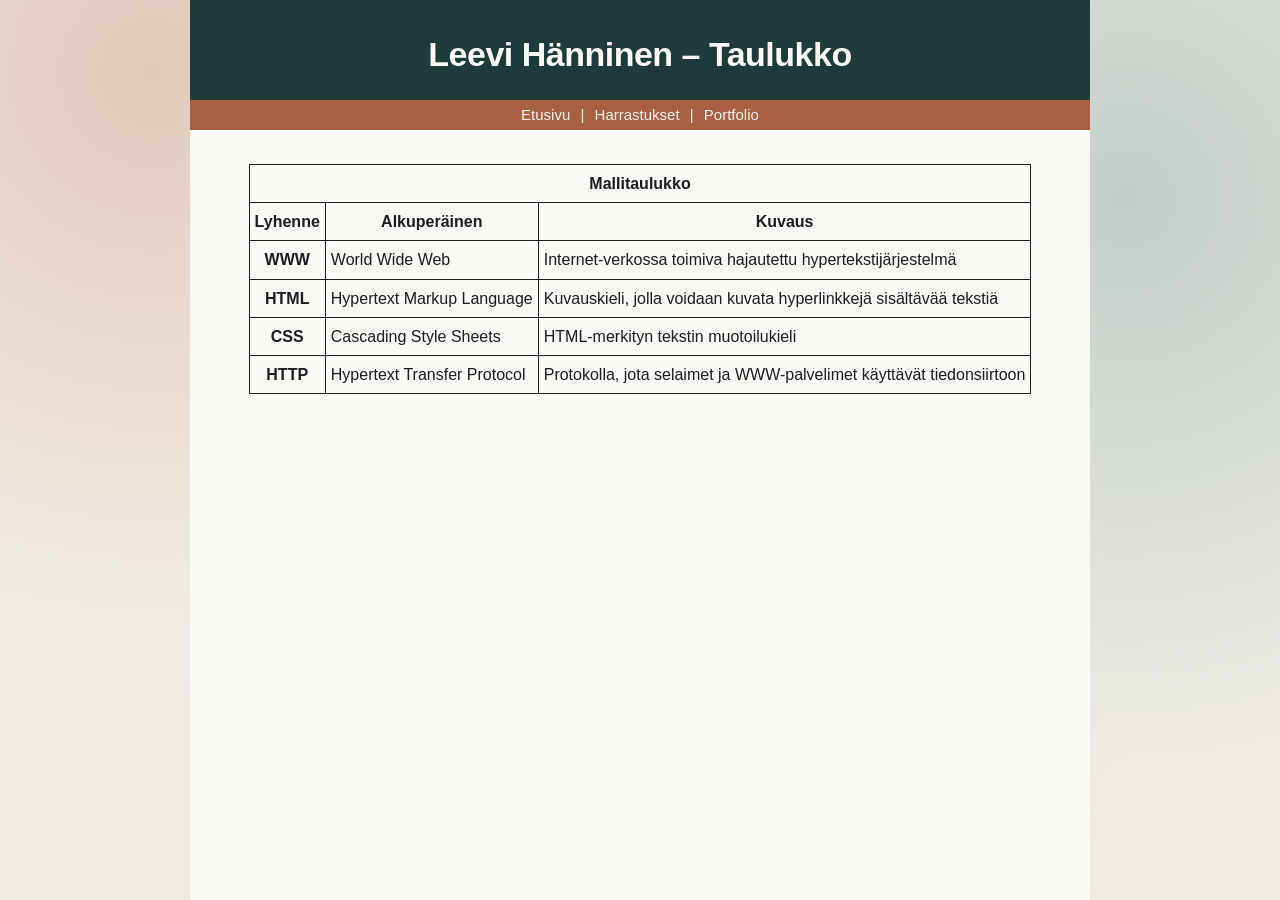
<file: harjoituksiin/harj3/taulukko.html>
<!DOCTYPE html>
<html lang="fi">
<head>
    <meta charset="UTF-8">
    <meta name="viewport" content="width=device-width, initial-scale=1.0">
    <title>Taulukko</title>
    <link rel="stylesheet" href="styles/styles.css">
</head>
<body>

    <header id="banner">
        <h1>Leevi Hänninen &ndash; Taulukko</h1>
    </header>

    <nav class="nav">
        <a href="index.html">Etusivu</a>
        <a href="harrastukset.html">Harrastukset</a>
        <a href="portfolio.html">Portfolio</a>
    </nav>

    <main>

    <table>
        <tr>
            <th colspan="3">Mallitaulukko</th>
        </tr>
        <tr>
            <th>Lyhenne</th>
            <th>Alkuperäinen</th>
            <th>Kuvaus</th>
        </tr>
        <tr>
            <th>WWW</th>
            <td>World Wide Web</td>
            <td>Internet-verkossa toimiva hajautettu hypertekstijärjestelmä</td>
        </tr>
        <tr>
            <th>HTML</th>
            <td>Hypertext Markup Language</td>
            <td>Kuvauskieli, jolla voidaan kuvata hyperlinkkejä sisältävää tekstiä</td>
        </tr>
        <tr>
            <th>CSS</th>
            <td>Cascading Style Sheets</td>
            <td>HTML-merkityn tekstin muotoilukieli</td>
        </tr>
        <tr>
            <th>HTTP</th>
            <td>Hypertext Transfer Protocol</td>
            <td>Protokolla, jota selaimet ja WWW-palvelimet käyttävät tiedonsiirtoon</td>
        </tr>
    </table>

    </main>
</body>
</html>
</file>
<file: harjoituksiin/harj3/styles/styles.css>
html {
    margin: 0;
    padding: 0;

    background-color: #efece5;

    background-image:
        radial-gradient(circle at 12% 8%,  rgba(196, 122, 90, 0.30), transparent 40%),
        radial-gradient(circle at 88% 22%, rgba(74, 120, 122, 0.26), transparent 44%),
        radial-gradient(circle at 50% 96%, rgba(196, 122, 90, 0.16), transparent 46%);
    background-attachment: fixed;
}

body {
    margin: 0 auto;
    max-width: 900px;
    min-height: 100vh;

    background-color: #faf9f6;

    font-family: "Helvetica Neue", Helvetica, Arial, sans-serif;
    color: #1c1c22;
    line-height: 1.7;
}


#banner {
    box-sizing: border-box;
    height: 100px;
    margin: 0;
    padding-top: 26px;

    background-color: #1f3a3b;
    color: #faf9f6;
    text-align: center;
}

#banner h1 {
    margin: 0;
    padding: 0;
    color: #faf9f6;
    font-size: 34px;
    letter-spacing: -0.5px;
}


.nav {
    height: 30px;
    line-height: 30px;
    margin: 0;

    background-color: #a85f42;
    color: #f7f5ee;
    text-align: center;
    font-size: 15px;
}

.nav a {
    display: inline-block;
    margin: 0 10px;
}

.nav a + a::before {
    content: "| ";
    color: #f7f5ee;
    margin-left: -14px;
    margin-right: 6px;
}

.nav a:link,
.nav a:visited {
    color: #f7f5ee;
    text-decoration: none;
}

.nav a:hover,
.nav a:active {
    color: #ffffff;
    text-decoration: underline;
}

.nav a.nykyinen {
    color: #ffffff;
    text-decoration: none;
}


main {
    padding: 34px 34px 60px;
}

h1 {
    color: #1f3a3b;
    text-align: center;
    font-size: 34px;
}

h2 {
    margin-top: 40px;
    margin-bottom: 18px;
    padding: 5px 14px;

    background-color: #6d7d72;
    color: #faf9f6;

    text-align: left;
    font-size: 20px;
}


p {
    text-align: left;
    max-width: 62ch;
    font-size: 17px;
    line-height: 1.75;
}

img {
    max-width: 100%;
    height: auto;
}

.kasvokuva {
    display: block;
    width: 130px;
    height: 130px;
    margin: 0 auto 26px;
    border-radius: 50%;
    object-fit: cover;
    box-shadow: 0 4px 6px rgba(0, 0, 0, 0.1);
}


a:link    { color: #4a787a; text-decoration: none; }
a:visited { color: #4a787a; }
a:hover   { color: #a85f42; text-decoration: underline; }
a:active  { color: #a85f42; }


.harrastukset {
    list-style-type: square;
    padding-left: 22px;
    text-align: left;
}

.ikoni {
    width: 18px;
    height: 18px;
    vertical-align: -3px;
    margin-right: 7px;
}

h2 .osioikoni {
    width: 22px;
    height: 22px;
    vertical-align: -5px;
    margin-right: 10px;
}

.tekniikat {
    font-size: 14px;
    letter-spacing: 0.6px;
    color: #6b6b75;
    margin-top: 10px;
    margin-bottom: 6px;
}

.linkit {
    font-size: 15px;
    margin-top: 0;
    text-decoration: none;
}



address {
    font-style: italic;
    text-align: center;
    margin-top: 20px;
}



table {
    border-collapse: collapse;
    margin: 0 auto;
}

th, td {
    border: 1px solid #1c1c22;
    padding: 5px;
}

th {
    text-align: center;
}


@media (max-width: 600px) {
    #banner {
        height: 80px;
        padding-top: 18px;
    }

    #banner h1 {
        font-size: 24px;
    }

    main {
        padding: 24px 18px 50px;
    }

    h2 {
        font-size: 17px;
    }

    .nav a {
        margin: 0 6px;
        font-size: 13px;
    }

    .nav a + a::before {
        margin-left: -10px;
        margin-right: 4px;
    }
}
</file>
<file: harjoituksiin/harj3/styles/styles_asiakkaat.css>
*/
body {
    margin: 50px 0 0 50px;
}

table {
    border: 1px solid #1c1c22;
    border-collapse: collapse;
}


#Asiakkaat {
    font-family: Helvetica, Arial, sans-serif;
    border-collapse: collapse;
}


#Asiakkaat th,
#Asiakkaat td {
    border: 1px solid #9ab5b2;
    padding: 5px;
}

#Asiakkaat th {
    background-color: #7d9e9b;
    color: #f7f5ee;
    font-size: 1.2em;
    padding-top: 5px;
    padding-bottom: 5px;
}                                 

table#Asiakkaat tr:nth-child(even) td {
    background-color: #fbfbe8;
}

table#Asiakkaat tr:nth-child(odd) td {
    background-color: #e8f0f2;
}
</file>
